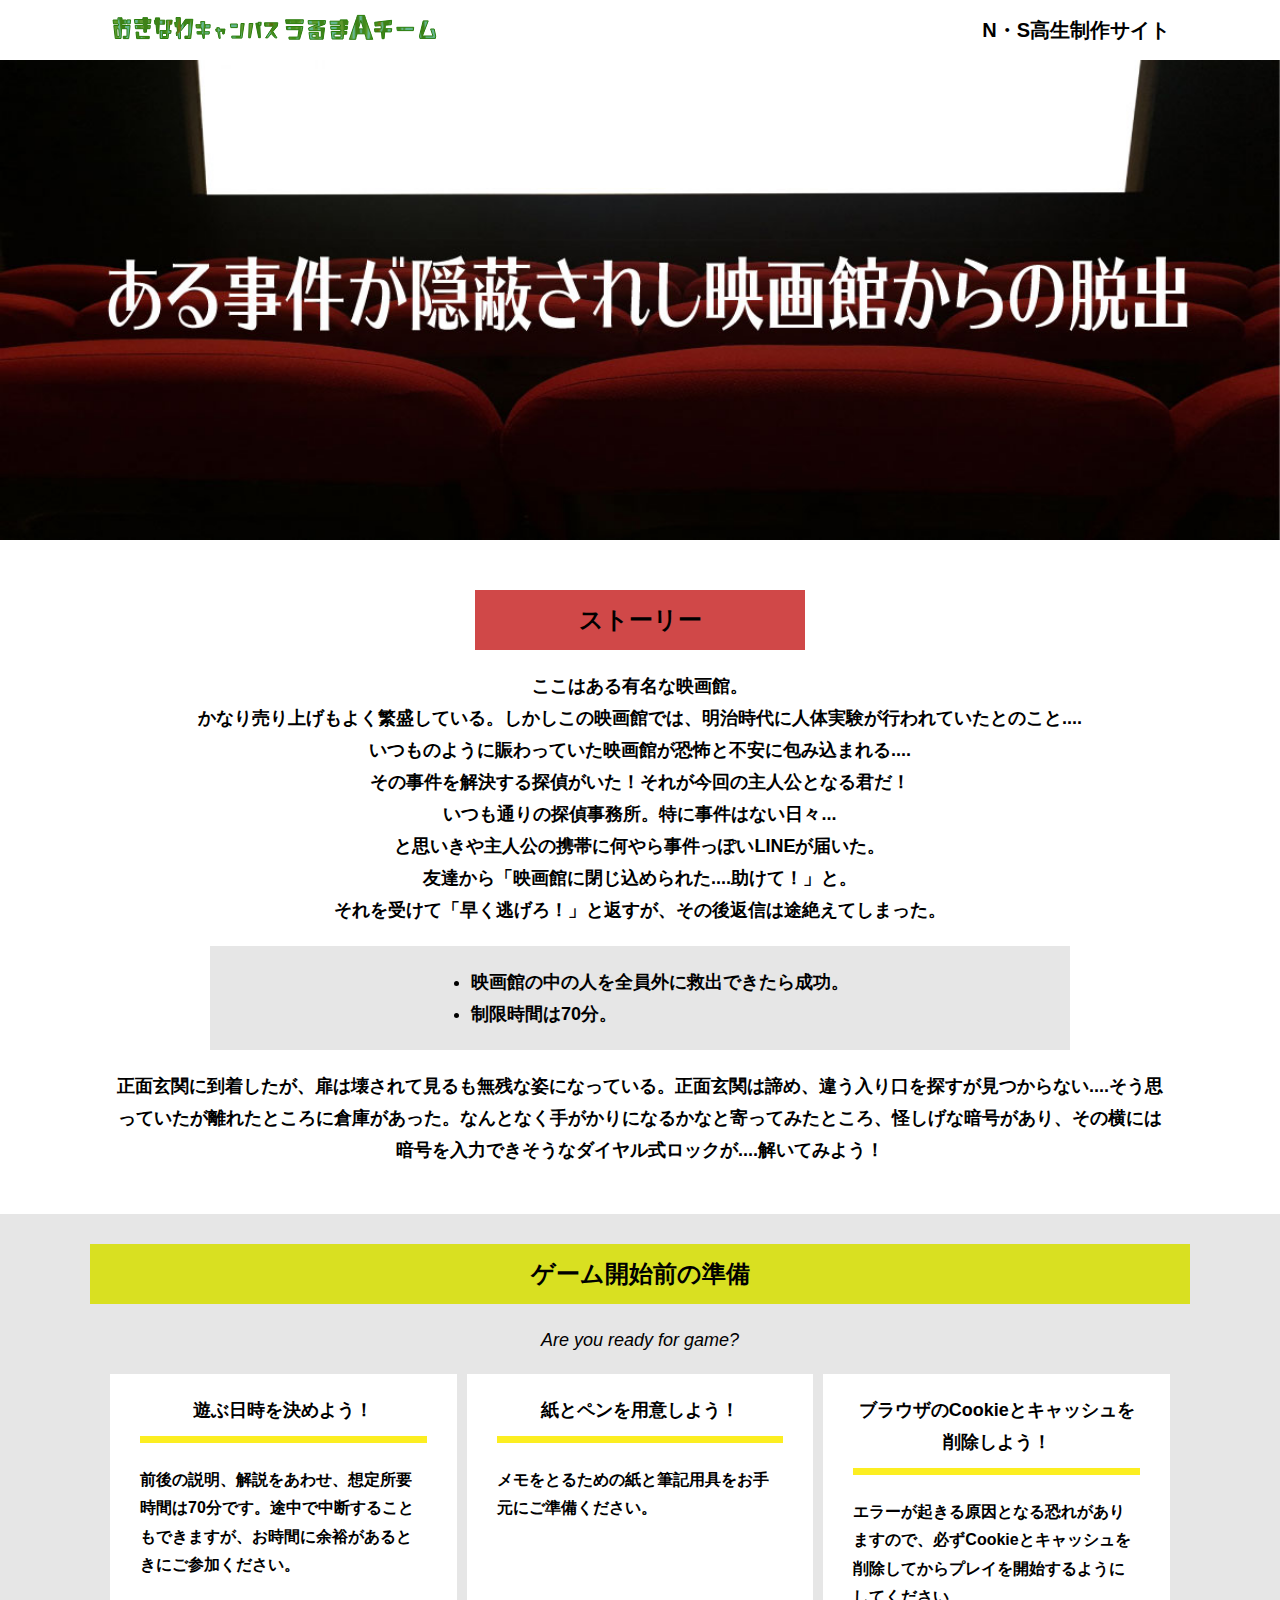
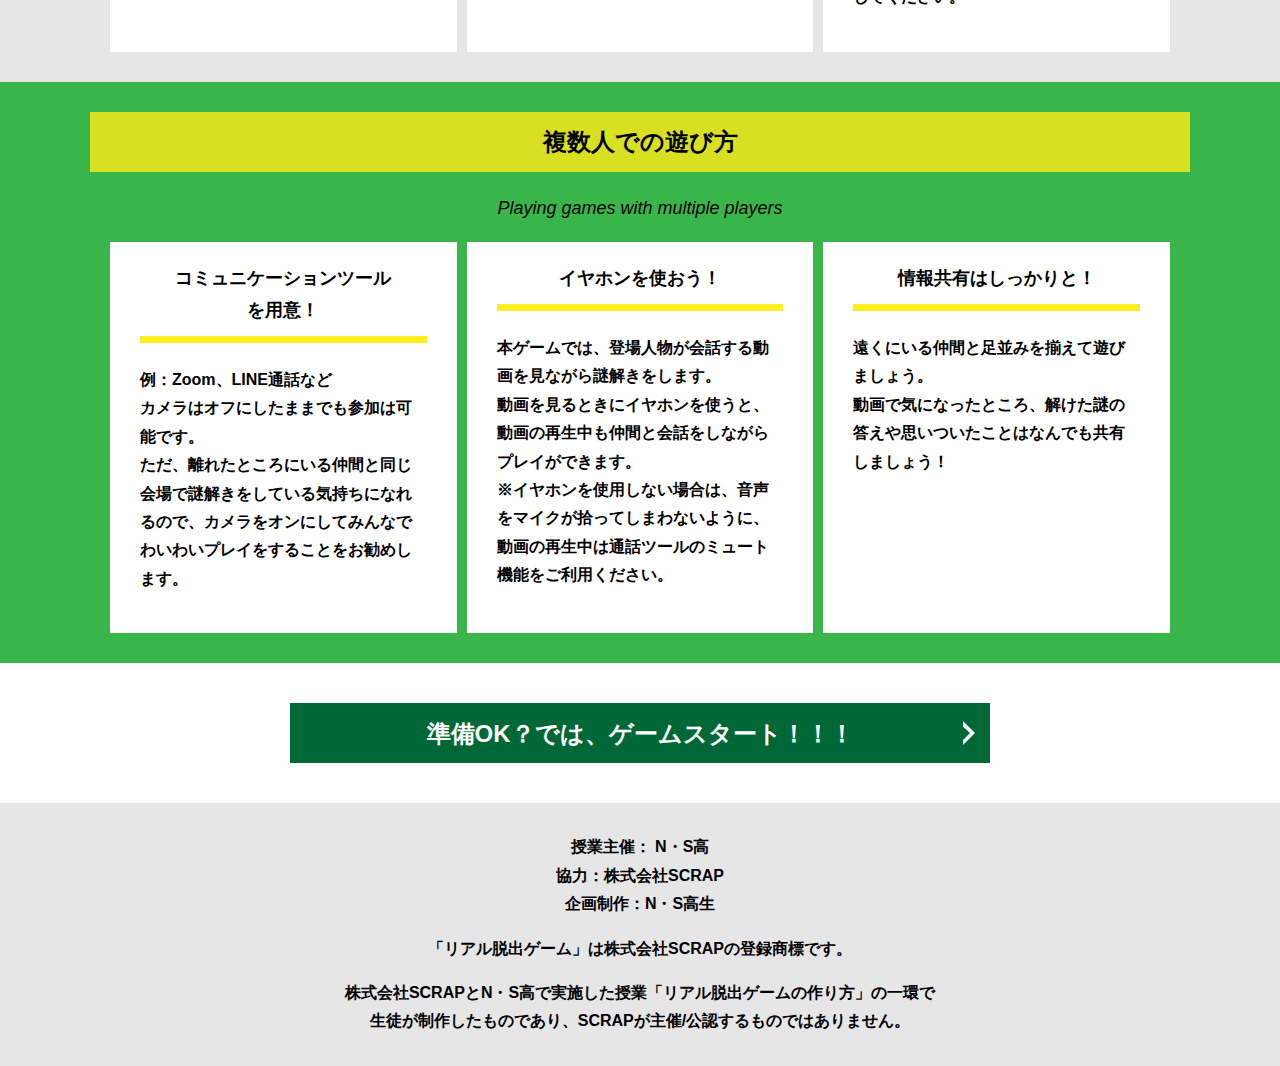
<file: index.html>
<!DOCTYPE html>
<html lang="ja">
<head>
  <meta charset="UTF-8">
  <meta http-equiv="X-UA-Compatible" content="IE=edge">
  <meta name="viewport" content="width=device-width, initial-scale=1.0">
  <title>ある事件が隠蔽されし映画館からの脱出 │ Project N</title>
  <link rel="stylesheet" href="assets/css/normalize.css">
  <link rel="stylesheet" href="assets/css/style.css">
</head>
<body>
  <svg width="0" height="0" class="hidden">
    <symbol xmlns="http://www.w3.org/2000/svg" viewBox="0 0 12.47 24.94" id="arrow" class="arrow_svg">
      <title>arrow</title>
      <polygon points="0 24.94 0 19.66 7.35 12.47 0 5.92 0 0 12.47 12.47 0 24.94"/>
    </symbol>
  </svg>
  <header class="header">
    <div class="container">
      <div class="header__logo"><img src="assets/images/logo.svg" alt="チームロゴ"></div>
      <div class="header__name">N・S高生制作サイト</div>
    </div>
  </header>
  <main class="main index-page">
    <!-- タイトルエリア　ここから -->
    <h1 class="main-title"><img src="assets/images/5017232-4_m.jpg" alt="Presented by SCRAP×N・S高リアル脱出ゲーム制作PJ 封鎖された家庭科室からの脱出"></h1>
    <!-- タイトルエリア　ここまで -->
    <section class="section section--story">
      <div class="container">
        <h2 class="section-title section-title--keycolor section-title--story">ストーリー</h2>
        <div class="story">
          <p class="text-center">ここはある有名な映画館。<br>かなり売り上げもよく繁盛している。しかしこの映画館では、明治時代に人体実験が行われていたとのこと....<br>
            いつものように賑わっていた映画館が恐怖と不安に包み込まれる....<br>
            その事件を解決する探偵がいた！それが今回の主人公となる君だ！<br>
            いつも通りの探偵事務所。特に事件はない日々...<br>
            と思いきや主人公の携帯に何やら事件っぽいLINEが届いた。<br>
            友達から「映画館に閉じ込められた....助けて！」と。<br>それを受けて「早く逃げろ！」と返すが、その後返信は途絶えてしまった。</p>
          <div class="story__note__outer bg-color--gray">
            <ul class="story__note">
              <li>映画館の中の人を全員外に救出できたら成功。</li>
              <li>制限時間は70分。</li>
            </ul>
          </div>
          <p class="text-center">正面玄関に到着したが、扉は壊されて見るも無残な姿になっている。正面玄関は諦め、違う入り口を探すが見つからない....そう思っていたが離れたところに倉庫があった。なんとなく手がかりになるかなと寄ってみたところ、怪しげな暗号があり、その横には暗号を入力できそうなダイヤル式ロックが....解いてみよう！<br>
        </div>
      </div>
    </section>
    <section class="section bg-color--gray">
      <div class="container">
        <h2 class="section-title">ゲーム開始前の準備</h2>
        <p class="font-eng text-center">Are you ready for game?</p>
        <!--
          class名"row"内のclass名"column"が横並びになります。
          改行する場合は以下のように追加してください。
          <div class="row">
            <div class="column">
              ～ 内容 ～
            </div>
          </div>
        -->
        <div class="row">
          <div class="column">
            <div class="card">
              <h3 class="card__title">遊ぶ日時を決めよう！</h3>
              <p class="card__content">前後の説明、解説をあわせ、想定所要時間は70分です。途中で中断することもできますが、お時間に余裕があるときにご参加ください。</p>
            </div>
          </div>
          <div class="column">
            <div class="card">
              <h3 class="card__title">紙とペンを用意しよう！</h3>
              <p class="card__content">メモをとるための紙と筆記用具をお手元にご準備ください。</p>
            </div>
          </div>
          <div class="column">
            <div class="card">
              <h3 class="card__title">ブラウザのCookieとキャッシュを<br>削除しよう！</h3>
              <p class="card__content">エラーが起きる原因となる恐れがありますので、必ずCookieとキャッシュを削除してからプレイを開始するようにしてください。</p>
            </div>
          </div>
        </div>
      </div>
    </section>
    <section class="section bg-color--keycolor">
      <div class="container">
        <h2 class="section-title">複数人での遊び方</h2>
        <p class="font-eng text-center">Playing games with multiple players</p>
        <div class="row">
          <div class="column">
            <div class="card">
              <h3 class="card__title">コミュニケーションツール<br>を用意！</h3>
              <p class="card__content">例：Zoom、LINE通話など<br>
                カメラはオフにしたままでも参加は可能です。<br>
                ただ、離れたところにいる仲間と同じ会場で謎解きをしている気持ちになれるので、カメラをオンにしてみんなでわいわいプレイをすることをお勧めします。</p>
            </div>
          </div>
          <div class="column">
            <div class="card">
              <h3 class="card__title">イヤホンを使おう！</h3>
              <p class="card__content">本ゲームでは、登場人物が会話する動画を見ながら謎解きをします。<br>
                動画を見るときにイヤホンを使うと、動画の再生中も仲間と会話をしながらプレイができます。<br>
                ※イヤホンを使用しない場合は、音声をマイクが拾ってしまわないように、動画の再生中は通話ツールのミュート機能をご利用ください。</p>
            </div>
          </div>
          <div class="column">
            <div class="card">
              <h3 class="card__title">情報共有はしっかりと！</h3>
              <p class="card__content">遠くにいる仲間と足並みを揃えて遊びましょう。<br>
                動画で気になったところ、解けた謎の答えや思いついたことはなんでも共有しましょう！</p>
            </div>
          </div>
        </div>
      </div>
    </section>
    <section class="section">
      <div class="container">
        <a class="btn" href="main.html">準備OK？では、ゲームスタート！！！<svg class="btn__arrow"><use xlink:href="#arrow"></use></svg></a>
      </div>
    </section>
  </main>
  <footer class="footer section bg-color--gray">
    <div class="container">
      <p class="text-center">授業主催： N・S高<br>協力：株式会社SCRAP<br>企画制作：N・S高生</p>
      <p class="text-center">「リアル脱出ゲーム」は株式会社SCRAPの登録商標です。</p>
      <p class="text-center">株式会社SCRAPとN・S高で実施した授業「リアル脱出ゲームの作り方」の一環で<br>生徒が制作したものであり、SCRAPが主催/公認するものではありません。</p>
    </div>
  </footer>
</body>
</html>
</file>
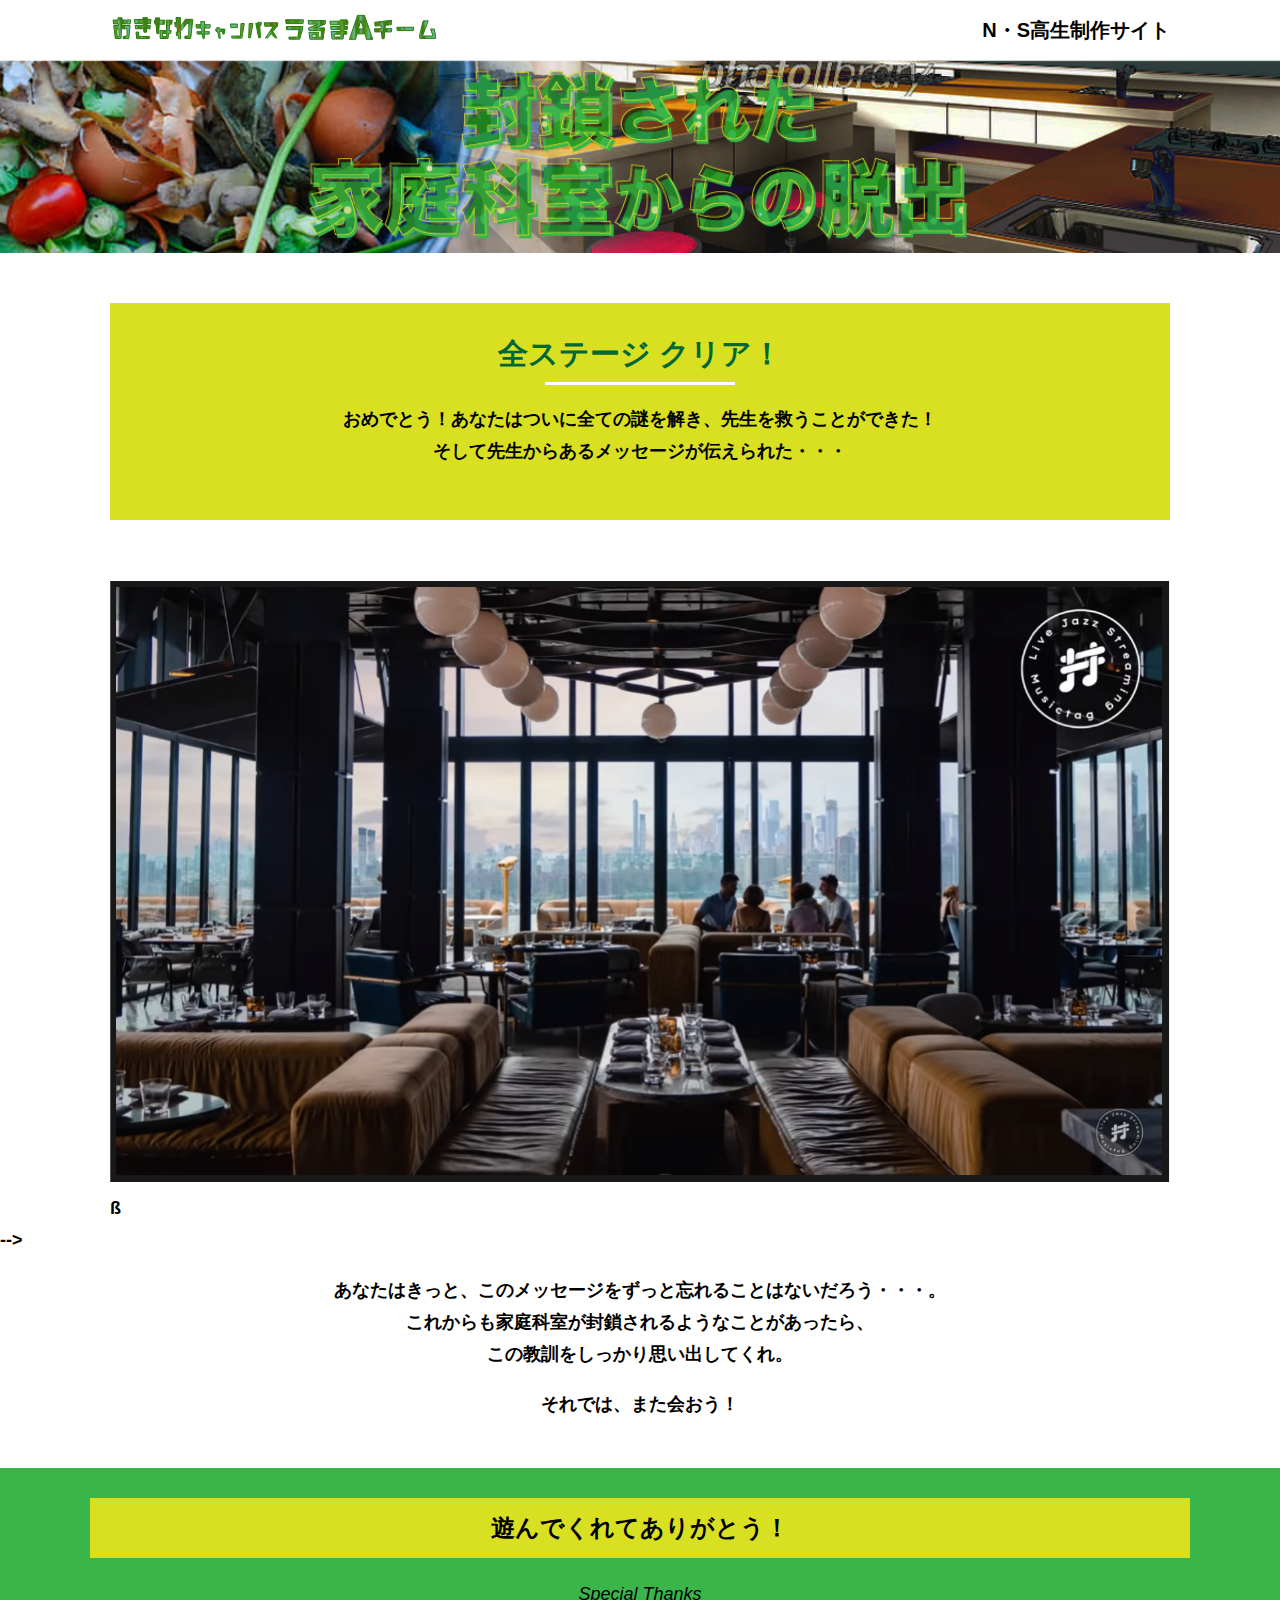
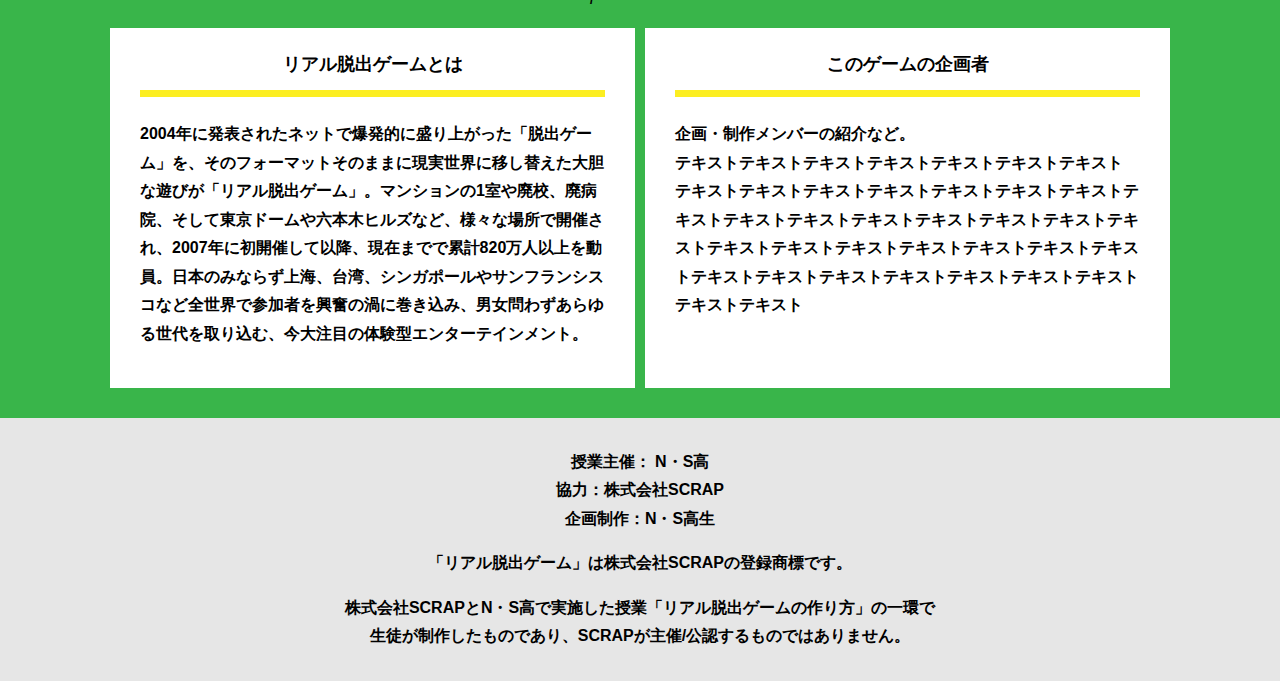
<file: final.html>
<!DOCTYPE html>
<html lang="ja">
<head>
  <meta charset="UTF-8">
  <meta http-equiv="X-UA-Compatible" content="IE=edge">
  <meta name="viewport" content="width=device-width, initial-scale=1.0">
  <title>封鎖された家庭科室からの脱出 │ Project N</title>
  <link rel="stylesheet" href="assets/css/normalize.css">
  <link rel="stylesheet" href="assets/css/style.css">
</head>
<body>
  <header class="header">
    <div class="container">
      <div class="header__logo"><img src="assets/images/logo.svg" alt="チームロゴ"></div>
      <div class="header__name">N・S高生制作サイト</div>
    </div>
  </header>
  <main class="main final-page">
    <!-- タイトルエリア　ここから -->
    <h1 class="main-title"><img src="assets/images/main-image.png" alt="封鎖された家庭科室からの脱出"></h1>
    <!-- タイトルエリア　ここまで -->
    <section class="section">
      <div class="container">
        <div class="box bg-color--subcolor">
          <h2 class="section-title--border">全ステージ クリア！</h2>
          <p class="text-center">おめでとう！あなたはついに全ての謎を解き、先生を救うことができた！<br>
            そして先生からあるメッセージが伝えられた・・・</p>
        </div>
      </div>
    </section>
    <section class="section">
      <div class="container">
          <figure class="image__container">
             <img src="assets/images/stage.png" alt="">
          </figure>

<!--  YouTube貼り付け
            <div class="youtube__container">
              <div class="youtube">
                <iframe width="560" height="315" src="https://www.youtube.com/embed/IRyJe-0Uie0?controls=0" title="YouTube video player" frameborder="0" allow="accelerometer; autoplay; clipboard-write; encrypted-media; gyroscope; picture-in-picture" allowfullscreen></iframe>
              </div>
            </div>
Youtube貼り付けここまで-->
          ß
      </div>
         -->
        <p class="text-center">あなたはきっと、このメッセージをずっと忘れることはないだろう・・・。<br>
          これからも家庭科室が封鎖されるようなことがあったら、<br>
          この教訓をしっかり思い出してくれ。</p>
        <p class="text-center">それでは、また会おう！</p>
      </div>
    </section>
    <section class="section bg-color--keycolor">
      <div class="container">
        <h2 class="section-title">遊んでくれてありがとう！</h2>
        <p class="font-eng text-center">Special Thanks</p>
        <div class="row">
          <div class="column">
            <div class="card">
              <h3 class="card__title">リアル脱出ゲームとは</h3>
              <p class="card__content">2004年に発表されたネットで爆発的に盛り上がった「脱出ゲーム」を、そのフォーマットそのままに現実世界に移し替えた大胆な遊びが「リアル脱出ゲーム」。マンションの1室や廃校、廃病院、そして東京ドームや六本木ヒルズなど、様々な場所で開催され、2007年に初開催して以降、現在までで累計820万人以上を動員。日本のみならず上海、台湾、シンガポールやサンフランシスコなど全世界で参加者を興奮の渦に巻き込み、男女問わずあらゆる世代を取り込む、今大注目の体験型エンターテインメント。</p>
            </div>
          </div>
          <div class="column">
            <div class="card">
              <h3 class="card__title">このゲームの企画者</h3>
              <p class="card__content">企画・制作メンバーの紹介など。<br>
                テキストテキストテキストテキストテキストテキストテキスト<br>
                テキストテキストテキストテキストテキストテキストテキストテキストテキストテキストテキストテキストテキストテキストテキストテキストテキストテキストテキストテキストテキストテキストテキストテキストテキストテキストテキストテキストテキストテキストテキスト</p>
            </div>
          </div>
        </div>
      </div>
    </section>
  </main>
  <footer class="footer section bg-color--gray">
    <div class="container">
        <p class="text-center">授業主催： N・S高<br>協力：株式会社SCRAP<br>企画制作：N・S高生</p>
        <p class="text-center">「リアル脱出ゲーム」は株式会社SCRAPの登録商標です。</p>
        <p class="text-center">株式会社SCRAPとN・S高で実施した授業「リアル脱出ゲームの作り方」の一環で<br>生徒が制作したものであり、SCRAPが主催/公認するものではありません。</p>
    </div>
  </footer>
</body>
</html>
</file>
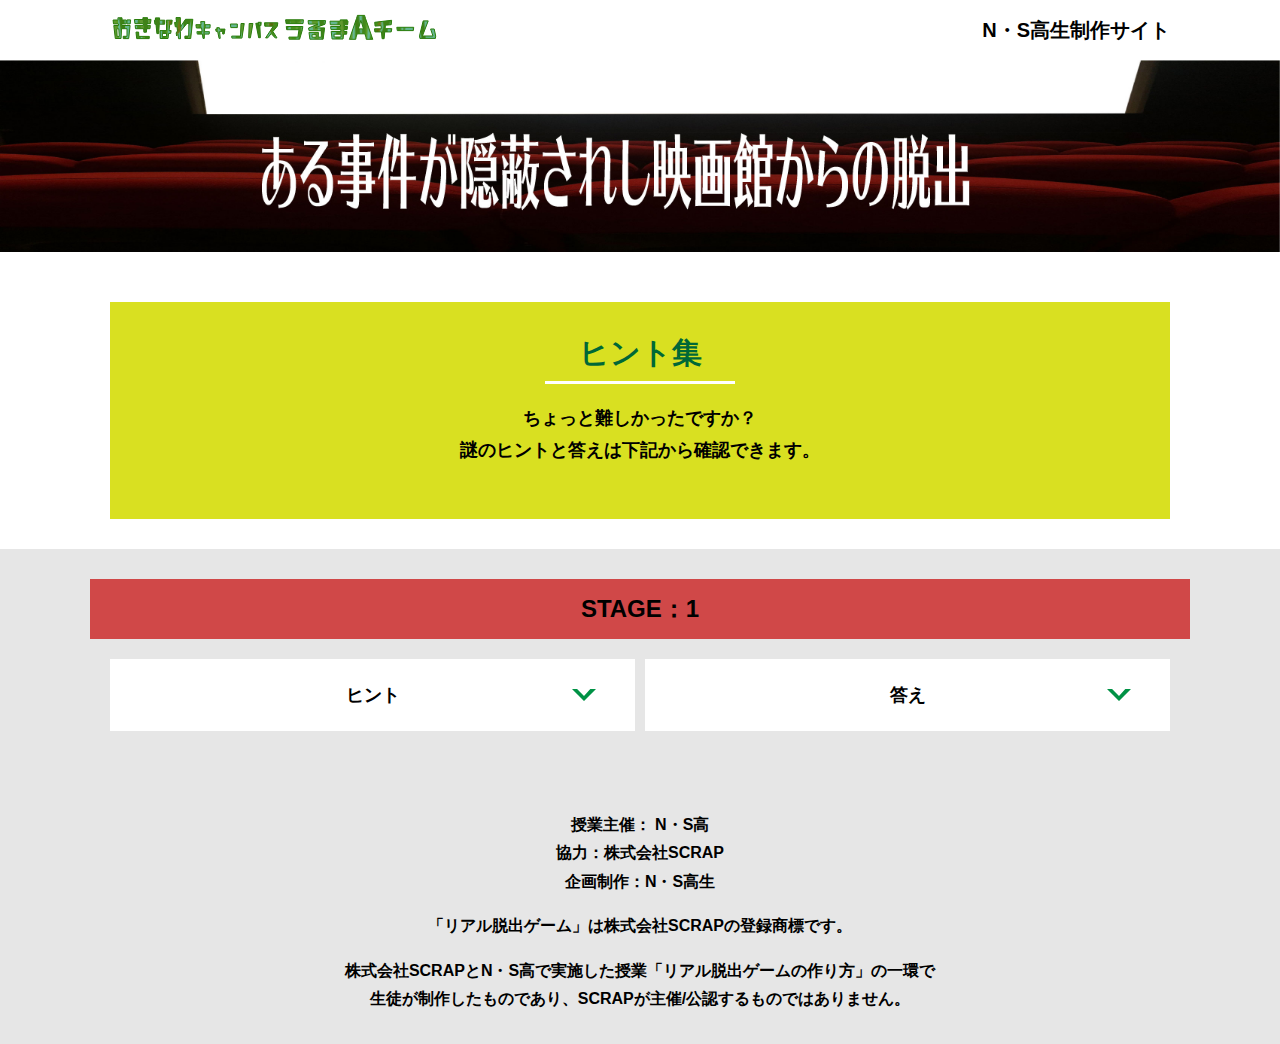
<file: hint1.html>
<!DOCTYPE html>
<html lang="ja">
<head>
  <meta charset="UTF-8">
  <meta http-equiv="X-UA-Compatible" content="IE=edge">
  <meta name="viewport" content="width=device-width, initial-scale=1.0">
  <title>ヒント │ ある事件が隠蔽されし映画館からの脱出 │ Project N</title>
  <link rel="stylesheet" href="assets/css/normalize.css">
  <link rel="stylesheet" href="assets/css/style.css">
</head>
<body>
  <svg width="0" height="0" class="hidden">
    <symbol xmlns="http://www.w3.org/2000/svg" viewBox="0 0 12.47 24.94" id="arrow" class="arrow_svg">
      <title>arrow</title>
      <polygon points="0 24.94 0 19.66 7.35 12.47 0 5.92 0 0 12.47 12.47 0 24.94"/>
    </symbol>
  </svg>
  <header class="header">
    <div class="container">
      <div class="header__logo"><img src="assets/images/logo.svg" alt="チームロゴ"></div>
      <div class="header__name">N・S高生制作サイト</div>
    </div>
  </header>
  <main class="main hint-page">
    <!-- タイトルエリア　ここから -->
    <h1 class="main-title"><img src="assets/images/5017232-5m.jpg" alt="封鎖された家庭科室からの脱出"></h1>
    <!-- タイトルエリア　ここまで -->
    <section class="section">
      <div class="container">
        <div class="box bg-color--subcolor">
          <h2 class="section-title--border">ヒント集</h2>
          <p class="text-center">ちょっと難しかったですか？<br>
            謎のヒントと答えは下記から確認できます。</p>
        </div>
      </div>
    </section>
    <!-- STAGE1ヒント　ここから -->
    <section id="stage1" class="section bg-color--gray">
      <div class="container">
        <h2 class="section-title section-title--keycolor">STAGE：1</h2>
        <div class="row">
          <div class="column">
            <div class="card">
              <h3 class="card__title">ヒント<svg class="card__arrow"><use xlink:href="#arrow"></use></svg></h3>
              <p class="card__content">文字をよく見てみよう！</p>
            </div>
          </div>
          <div class="column">
            <div class="card">
              <h3 class="card__title">答え<svg class="card__arrow"><use xlink:href="#arrow"></use></svg></h3>
              <p class="card__content">1</p>
            </div>
          </div>
        </div>
      </div>
    </section>
    <!-- STAGE1ヒント　ここまで -->
  </main>
  <footer class="footer section bg-color--gray">
    <div class="container">
        <p class="text-center">授業主催： N・S高<br>協力：株式会社SCRAP<br>企画制作：N・S高生</p>
        <p class="text-center">「リアル脱出ゲーム」は株式会社SCRAPの登録商標です。</p>
        <p class="text-center">株式会社SCRAPとN・S高で実施した授業「リアル脱出ゲームの作り方」の一環で<br>生徒が制作したものであり、SCRAPが主催/公認するものではありません。</p>
    </div>
  </footer>
  <script src="assets/js/hint.js"></script>
</body>
</html>
</file>
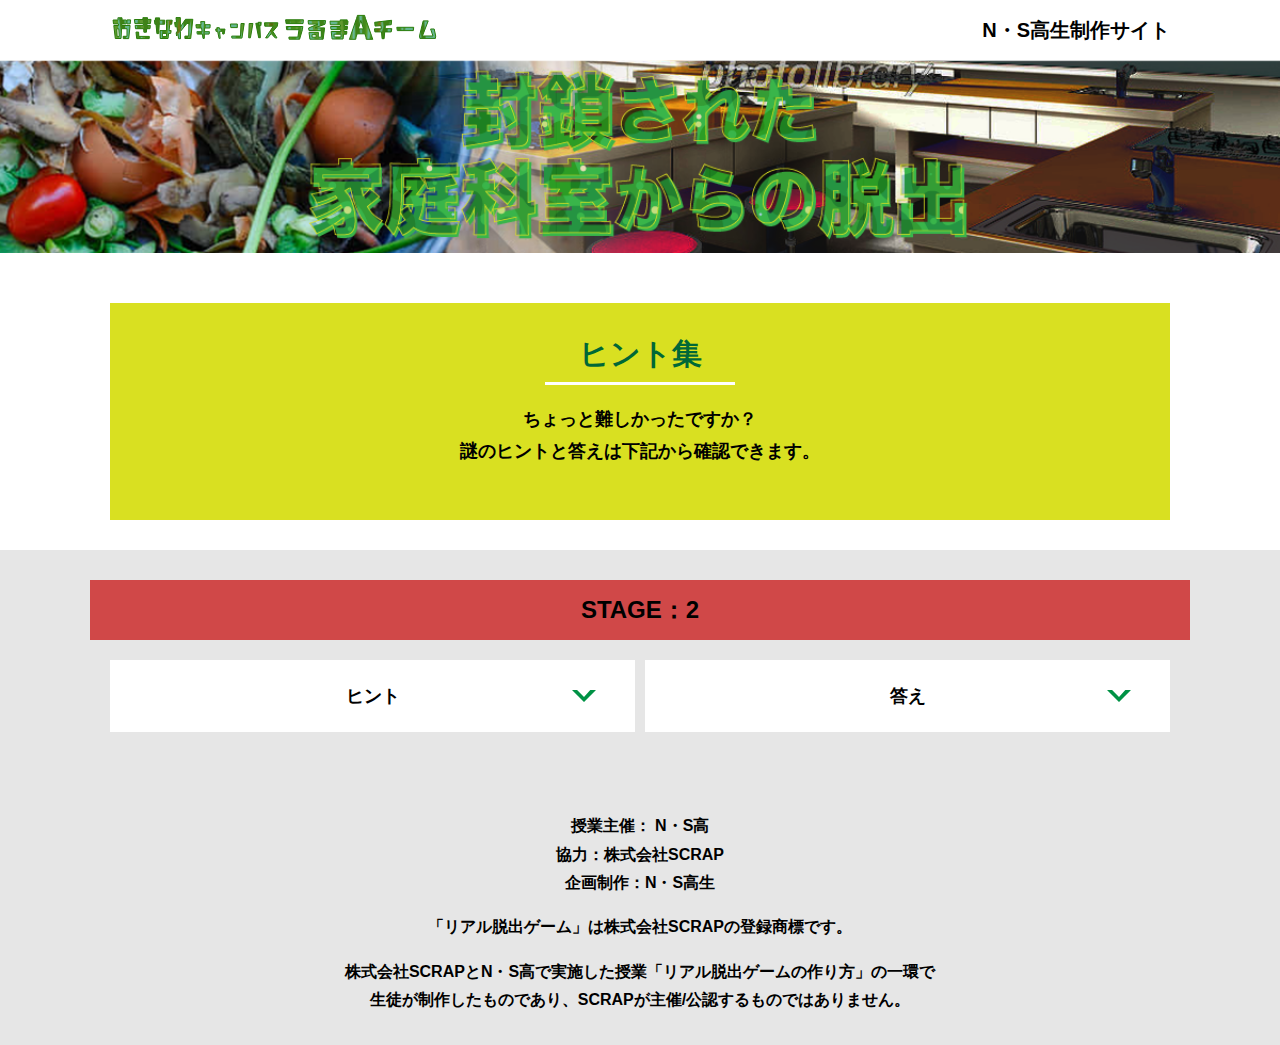
<file: hint2.html>
<!DOCTYPE html>
<html lang="ja">
<head>
  <meta charset="UTF-8">
  <meta http-equiv="X-UA-Compatible" content="IE=edge">
  <meta name="viewport" content="width=device-width, initial-scale=1.0">
  <title>ヒント │ ある事件が隠蔽されし映画館からの脱出 │ Project N</title>
  <link rel="stylesheet" href="assets/css/normalize.css">
  <link rel="stylesheet" href="assets/css/style.css">
</head>
<body>
  <svg width="0" height="0" class="hidden">
    <symbol xmlns="http://www.w3.org/2000/svg" viewBox="0 0 12.47 24.94" id="arrow" class="arrow_svg">
      <title>arrow</title>
      <polygon points="0 24.94 0 19.66 7.35 12.47 0 5.92 0 0 12.47 12.47 0 24.94"/>
    </symbol>
  </svg>
  <header class="header">
    <div class="container">
      <div class="header__logo"><img src="assets/images/logo.svg" alt="チームロゴ"></div>
      <div class="header__name">N・S高生制作サイト</div>
    </div>
  </header>
  <main class="main hint-page">
    <!-- タイトルエリア　ここから -->
    <h1 class="main-title"><img src="assets/images/main-image.png" alt="封鎖された家庭科室からの脱出"></h1>
    <!-- タイトルエリア　ここまで -->
    <section class="section">
      <div class="container">
        <div class="box bg-color--subcolor">
          <h2 class="section-title--border">ヒント集</h2>
          <p class="text-center">ちょっと難しかったですか？<br>
            謎のヒントと答えは下記から確認できます。</p>
        </div>
      </div>
    </section>
    <!-- STAGE2ヒント　ここから -->
    <section id="stage2" class="section bg-color--gray">
      <div class="container">
        <h2 class="section-title section-title--keycolor">STAGE：2</h2>
        <div class="row">
          <div class="column">
            <div class="card">
              <h3 class="card__title">ヒント<svg class="card__arrow"><use xlink:href="#arrow"></use></svg></h3>
              <p class="card__content">数字に注目してみよう！</p>
            </div>
              
 <!-- 2-2ヒント追加
            <div class="card">
              <h3 class="card__title">2-2ヒント<svg class="card__arrow"><use xlink:href="#arrow"></use></svg></h3>
              <p class="card__content">テキストテキストテキストテキストテキストテキストテキストテキストテキストテキスト</p>
            </div>
2-2ヒント追加ここまで -->

 <!-- 2-3ヒント追加
        　　 <div class="card">
              <h3 class="card__title">2-3ヒント<svg class="card__arrow"><use xlink:href="#arrow"></use></svg></h3>
              <p class="card__content">テキストテキストテキストテキストテキストテキストテキストテキストテキストテキスト</p>
            </div>
2-3ヒント追加ここまで -->
              
          </div>
          <div class="column">
            <div class="card">
              <h3 class="card__title">答え<svg class="card__arrow"><use xlink:href="#arrow"></use></svg></h3>
              <p class="card__content">B</p>
            </div>
              
<!-- 2-2答え追加
            <div class="card">
              <h3 class="card__title">2-2答え<svg class="card__arrow"><use xlink:href="#arrow"></use></svg></h3>
              <p class="card__content">ううう</p>
            </div>
2-2答え追加ここまで -->
              
<!-- 2-3答え追加          
            <div class="card">
              <h3 class="card__title">2-3答え<svg class="card__arrow"><use xlink:href="#arrow"></use></svg></h3>
              <p class="card__content">ううう</p>
            </div>
2-3答え追加ここまで -->
              
          </div>
        </div>
      </div>
    </section>
    <!-- STAGE2ヒント　ここまで -->
  </main>
  <footer class="footer section bg-color--gray">
    <div class="container">
        <p class="text-center">授業主催： N・S高<br>協力：株式会社SCRAP<br>企画制作：N・S高生</p>
        <p class="text-center">「リアル脱出ゲーム」は株式会社SCRAPの登録商標です。</p>
        <p class="text-center">株式会社SCRAPとN・S高で実施した授業「リアル脱出ゲームの作り方」の一環で<br>生徒が制作したものであり、SCRAPが主催/公認するものではありません。</p>
    </div>
  </footer>
  <script src="assets/js/hint.js"></script>
</body>
</html>
</file>
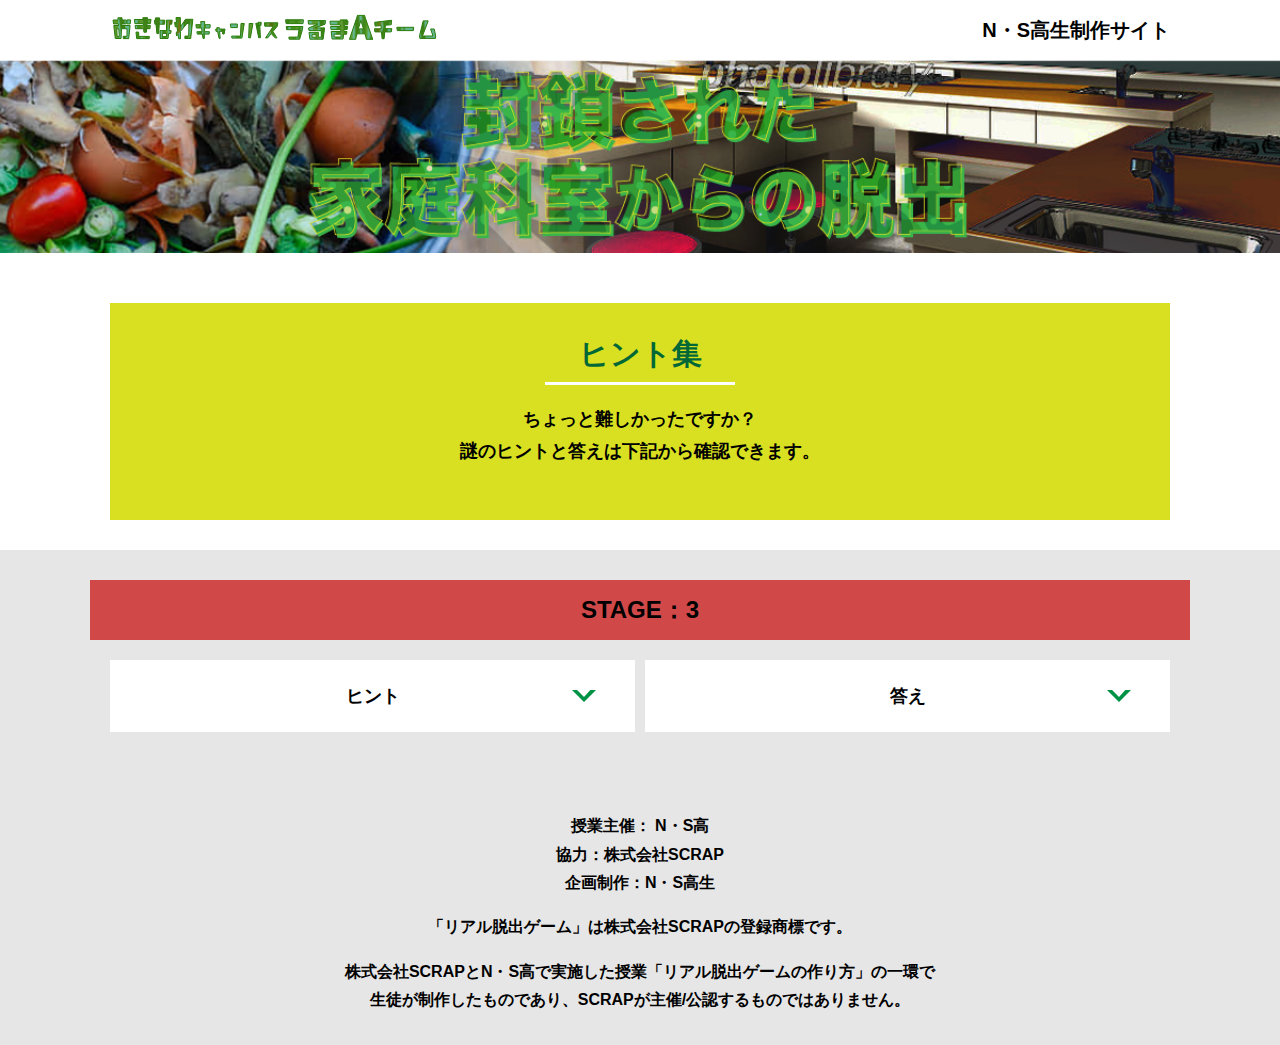
<file: hint3.html>
<!DOCTYPE html>
<html lang="ja">
<head>
  <meta charset="UTF-8">
  <meta http-equiv="X-UA-Compatible" content="IE=edge">
  <meta name="viewport" content="width=device-width, initial-scale=1.0">
  <title>ヒント │ 封鎖された家庭科室からの脱出 │ Project N</title>
  <link rel="stylesheet" href="assets/css/normalize.css">
  <link rel="stylesheet" href="assets/css/style.css">
</head>
<body>
  <svg width="0" height="0" class="hidden">
    <symbol xmlns="http://www.w3.org/2000/svg" viewBox="0 0 12.47 24.94" id="arrow" class="arrow_svg">
      <title>arrow</title>
      <polygon points="0 24.94 0 19.66 7.35 12.47 0 5.92 0 0 12.47 12.47 0 24.94"/>
    </symbol>
  </svg>
  <header class="header">
    <div class="container">
      <div class="header__logo"><img src="assets/images/logo.svg" alt="チームロゴ"></div>
      <div class="header__name">N・S高生制作サイト</div>
    </div>
  </header>
  <main class="main hint-page">
    <!-- タイトルエリア　ここから -->
    <h1 class="main-title"><img src="assets/images/main-image.png" alt="封鎖された家庭科室からの脱出"></h1>
    <!-- タイトルエリア　ここまで -->
    <section class="section">
      <div class="container">
        <div class="box bg-color--subcolor">
          <h2 class="section-title--border">ヒント集</h2>
          <p class="text-center">ちょっと難しかったですか？<br>
            謎のヒントと答えは下記から確認できます。</p>
        </div>
      </div>
    </section>
    <!-- STAGE3ヒント　ここから -->
    <section id="stage3" class="section bg-color--gray">
      <div class="container">
        <h2 class="section-title section-title--keycolor">STAGE：3</h2>
        <div class="row">
          <div class="column">
            <div class="card">
              <h3 class="card__title">ヒント<svg class="card__arrow"><use xlink:href="#arrow"></use></svg></h3>
              <p class="card__content">テキストテキストテキストテキストテキスト</p>
            </div>
              
 <!-- 3-2ヒント追加
            <div class="card">
              <h3 class="card__title">3-2ヒント<svg class="card__arrow"><use xlink:href="#arrow"></use></svg></h3>
              <p class="card__content">テキストテキストテキストテキストテキストテキストテキストテキストテキストテキスト</p>
            </div>
3-2ヒント追加ここまで -->

 <!-- 3-3ヒント追加
        　　 <div class="card">
              <h3 class="card__title">3-3ヒント<svg class="card__arrow"><use xlink:href="#arrow"></use></svg></h3>
              <p class="card__content">テキストテキストテキストテキストテキストテキストテキストテキストテキストテキスト</p>
            </div>
3-3ヒント追加ここまで -->
              
          </div>
          <div class="column">
            <div class="card">
              <h3 class="card__title">答え<svg class="card__arrow"><use xlink:href="#arrow"></use></svg></h3>
              <p class="card__content">えええ</p>
            </div>

 <!-- 3-2答え追加
            <div class="card">
              <h3 class="card__title">3-2答え<svg class="card__arrow"><use xlink:href="#arrow"></use></svg></h3>
              <p class="card__content">ううう</p>
            </div>
3-2答え追加ここまで -->
              
<!-- 3-3答え追加          
            <div class="card">
              <h3 class="card__title">2-3答え<svg class="card__arrow"><use xlink:href="#arrow"></use></svg></h3>
              <p class="card__content">ううう</p>
            </div>
3-3答え追加ここまで -->
              
          </div>
        </div>
      </div>
    </section>
    <!-- STAGE3ヒント　ここまで -->
  </main>
  <footer class="footer section bg-color--gray">
    <div class="container">
        <p class="text-center">授業主催： N・S高<br>協力：株式会社SCRAP<br>企画制作：N・S高生</p>
        <p class="text-center">「リアル脱出ゲーム」は株式会社SCRAPの登録商標です。</p>
        <p class="text-center">株式会社SCRAPとN・S高で実施した授業「リアル脱出ゲームの作り方」の一環で<br>生徒が制作したものであり、SCRAPが主催/公認するものではありません。</p>
    </div>
  </footer>
  <script src="assets/js/hint.js"></script>
</body>
</html>
</file>
<file: assets/css/style.css>
@charset "UTF-8";
/****************************
 * 共通CSSのテンプレートです。
*****************************/
*,
*::before,
*::after {
  -webkit-box-sizing: border-box;
          box-sizing: border-box;
}

html {
  font-size: 18px;
  -webkit-box-sizing: border-box;
          box-sizing: border-box;
}

body {
  overflow-x: hidden;
  font-family: "游ゴシック体", "Yu Gothic", YuGothic, "ヒラギノ角ゴ Pro", "Hiragino Kaku Gothic Pro", "メイリオ", "Meiryo", sans-serif;
  font-size: 18px;
  line-height: 1.77778;
  font-weight: bold;
  text-decoration: none;
  border: none;
  list-style: none;
  color: #000;
  margin: 0;
}

img {
  width: 100%;
}

figure {
  margin: 0;
}

figcaption {
  margin-top: 30px;
  font-size: 14px;
}

@media screen and (max-width: 767px) {
  figcaption {
    font-size: 13px;
  }
}

input[type=text] {
  font-size: 18px;
  border: none;
  padding: 25px 35px;
  display: block;
  margin: 0 auto;
  max-width: 580px;
  width: 100%;
}

::-webkit-input-placeholder {
  color: #999;
}

:-ms-input-placeholder {
  color: #999;
}

::-ms-input-placeholder {
  color: #999;
}

::placeholder {
  color: #999;
}

button {
  cursor: pointer;
  display: block;
  border: none;
  margin: 0 auto;
  background-color: #006837;
  color: #fff;
  width: 287px;
  height: 55px;
}

/*******************
* Layout
*******************/
.section {
  padding-top: 30px;
  padding-bottom: 30px;
}

.section--clear {
  /* ステージクリア画面 */
  position: fixed;
  display: none;
  /* 読み込み時に一瞬表示されるのを防ぐ */
  -webkit-box-pack: center;
      -ms-flex-pack: center;
          justify-content: center;
  -webkit-box-align: center;
      -ms-flex-align: center;
          align-items: center;
  top: 0;
  bottom: 0;
  left: 0;
  right: 0;
  z-index: 200;
}

.section--clear.isClear {
  display: -webkit-box;
  display: -ms-flexbox;
  display: flex;
}

.container {
  width: 1100px;
  padding-left: 20px;
  padding-right: 20px;
  margin: 0 auto;
}

@media screen and (max-width: 1100px) {
  .container {
    width: calc(100% - 40px);
  }
}

.row {
  display: -webkit-box;
  display: -ms-flexbox;
  display: flex;
  -ms-flex-line-pack: stretch;
      align-content: stretch;
  gap: 10px;
}

.row + .row {
  margin-top: 20px;
}

.column {
  width: 100%;
}

.card {
  background-color: #fff;
  margin-bottom: 20px;
  height: 100%;
}

.card__title {
  font-size: 18px;
  text-align: center;
  margin: 0;
  padding: 20px 30px;
  position: relative;
  cursor: pointer;
}

.card__content {
  -webkit-transition: all 0.3s;
  transition: all 0.3s;
  font-size: 16px;
  padding: 20px 30px;
  margin: 0;
  position: relative;
}

.card__content::before {
  display: block;
  content: '';
  width: calc(100% - 60px);
  height: 7px;
  background-color: #fcee21;
  position: absolute;
  top: -10px;
  left: 30px;
}

.hint-page .card {
  height: auto;
}

.hint-page .card__content {
  display: none;
  text-align: center;
}

.hint-page .card__arrow {
  position: absolute;
  top: calc(50% - 12px);
  right: 45px;
  -webkit-transform: rotate(90deg);
          transform: rotate(90deg);
  -webkit-transition: all 0.3s;
  transition: all 0.3s;
  fill: #009245;
  width: 12px;
  height: 24px;
}

.hint-page .card.is-open .card__content {
  display: block;
}

.hint-page .card.is-open .card__arrow {
  -webkit-transform: rotate(-90deg);
          transform: rotate(-90deg);
}

.box {
  padding: 35px 30px;
}

.youtube {
  position: relative;
  width: 100%;
  padding-top: 56.25%;
}

.youtube iframe {
  position: absolute;
  top: 0;
  left: 0;
  width: 100%;
  height: 100%;
}

.youtube__container {
  max-width: 800px;
  margin: 0 auto;
}

/*********************
* Color
*********************/
.bg-color--keycolor {
  background-color: #39b54a;
}

.bg-color--subcolor {
  background-color: #d9e021;
}

.bg-color--gray {
  background-color: #e6e6e6;
}

/*********************
* title
**********************/
.main-title {
  margin: 0;
}

.sub-title {
  text-align: center;
  font-size: 18px;
  line-height: 1.66667;
}

.sub-title__bg {
  background-color: #fcee21;
  padding-left: 1rem;
  padding-right: 1rem;
}

.section-title {
  font-size: 24px;
  line-height: 1.75;
  text-align: center;
  padding: 9px 20px;
  background-color: #d9e021;
  margin: 0 -20px 20px -20px;
}

.section-title__stage {
  display: inline-block;
  margin-right: 2rem;
}

.section-title--keycolorlight {
  background-color: #8cc63f;
}

.section-title--keycolorlight .section-title__stage {
  color: #fff;
}

.section-title--keycolor {
  background-color: #d04848;
}

.section-title--story {
  width: 330px;
  margin: 0 auto 20px;
}

.section-title--border {
  position: relative;
  font-size: 30px;
  text-align: center;
  line-height: 1.06667;
  margin: 0;
  padding-bottom: 15px;
  color: #006837;
}

.section-title--border::after {
  position: absolute;
  bottom: 0;
  left: calc(50% - 95px);
  display: block;
  content: '';
  background-color: #fff;
  height: 2.6px;
  width: 190px;
}

/******************
* text
******************/
.font-eng {
  font-style: italic;
  font-weight: normal;
}

/*************************
* Button
*************************/
.btn {
  display: block;
  text-decoration: none;
  cursor: pointer;
  background-color: #006837;
  color: #fff;
  font-size: 24px;
  line-height: 1.54167;
  text-align: center;
  padding: 11.5px;
  width: calc(100% - 40px);
  max-width: 700px;
  margin: 10px auto;
  position: relative;
}

.btn:hover {
  opacity: 0.7;
}

.btn__arrow {
  position: absolute;
  top: calc(50% - 12px);
  right: 15px;
  fill: #fff;
  width: 12px;
  height: 24px;
}

/****************
* header
*****************/
.header {
  background-color: #fff;
  height: 60px;
}

.header .container {
  display: -webkit-box;
  display: -ms-flexbox;
  display: flex;
  -webkit-box-pack: justify;
      -ms-flex-pack: justify;
          justify-content: space-between;
  -webkit-box-align: center;
      -ms-flex-align: center;
          align-items: center;
  height: 100%;
}

.header__logo {
  width: 330px;
  height: 42px;
}

.header__name {
  font-size: 20px;
  line-height: 1.1;
}

.footer {
  font-size: 16px;
}

.footer p:first-child {
  margin-top: 0;
}

.footer p:last-child {
  margin-bottom: 0;
}

/********************
* main
********************/
.story__note {
  margin: 0;
}

.story__note__outer {
  width: 860px;
  display: -webkit-box;
  display: -ms-flexbox;
  display: flex;
  padding: 20px;
  margin: 20px auto;
  -webkit-box-pack: center;
      -ms-flex-pack: center;
          justify-content: center;
}

@media screen and (max-width: 940px) {
  .story__note__outer {
    width: 100%;
  }
}

.stage-column__container + .stage-column__container {
  border-top: 2px solid #fff;
}

.answer {
  font-size: 18px;
  margin-bottom: 20px;
  line-height: 80px;
  word-spacing: 20px;
}

.err-message {
  color: #c1272d;
  font-size: 18px;
  text-align: center;
}

.link-hint {
  text-align: center;
  display: block;
  margin-top: 20px;
}

.clear-message {
  background-color: #d9e021;
  padding: 30px 30px 60px;
  position: relative;
}

.clear-message__title {
  position: relative;
  display: block;
  text-align: center;
  color: #006837;
  font-size: 30px;
  padding-bottom: 10px;
  margin-bottom: 35px;
}

.clear-message__title::after {
  content: '';
  position: absolute;
  display: block;
  width: 183px;
  height: 2px;
  background-color: #fff;
  bottom: 0;
  left: calc(50% - (183px/2));
}

.clear-message__content {
  text-align: center;
}

.clear-message__btn {
  position: absolute;
  bottom: -30px;
  left: calc(50% - 144px);
  width: 288px;
  margin: 0;
}

/********************
* Utility
********************/
.text-center {
  text-align: center;
}

.text-left {
  text-align: left;
}

.text-right {
  text-align: right;
}

.hidden {
  display: none;
}
/*# sourceMappingURL=style.css.map */
</file>
